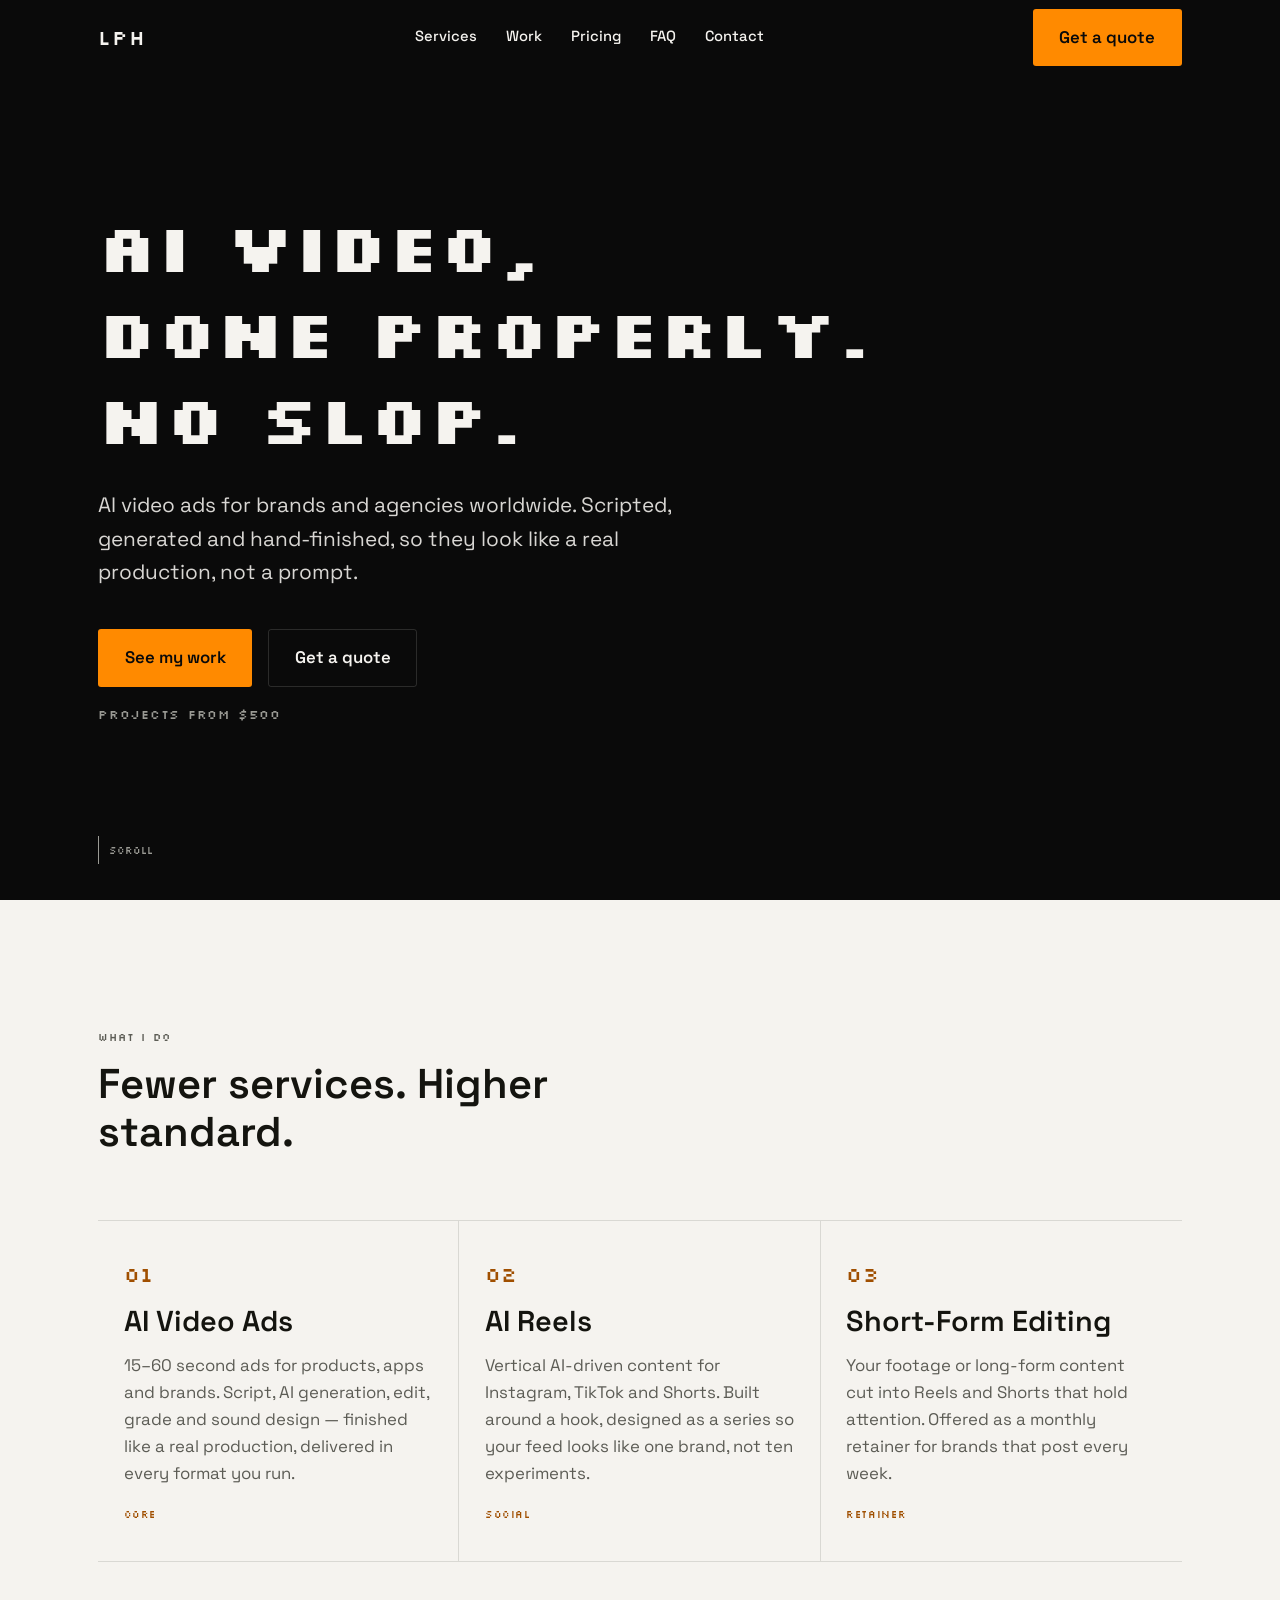
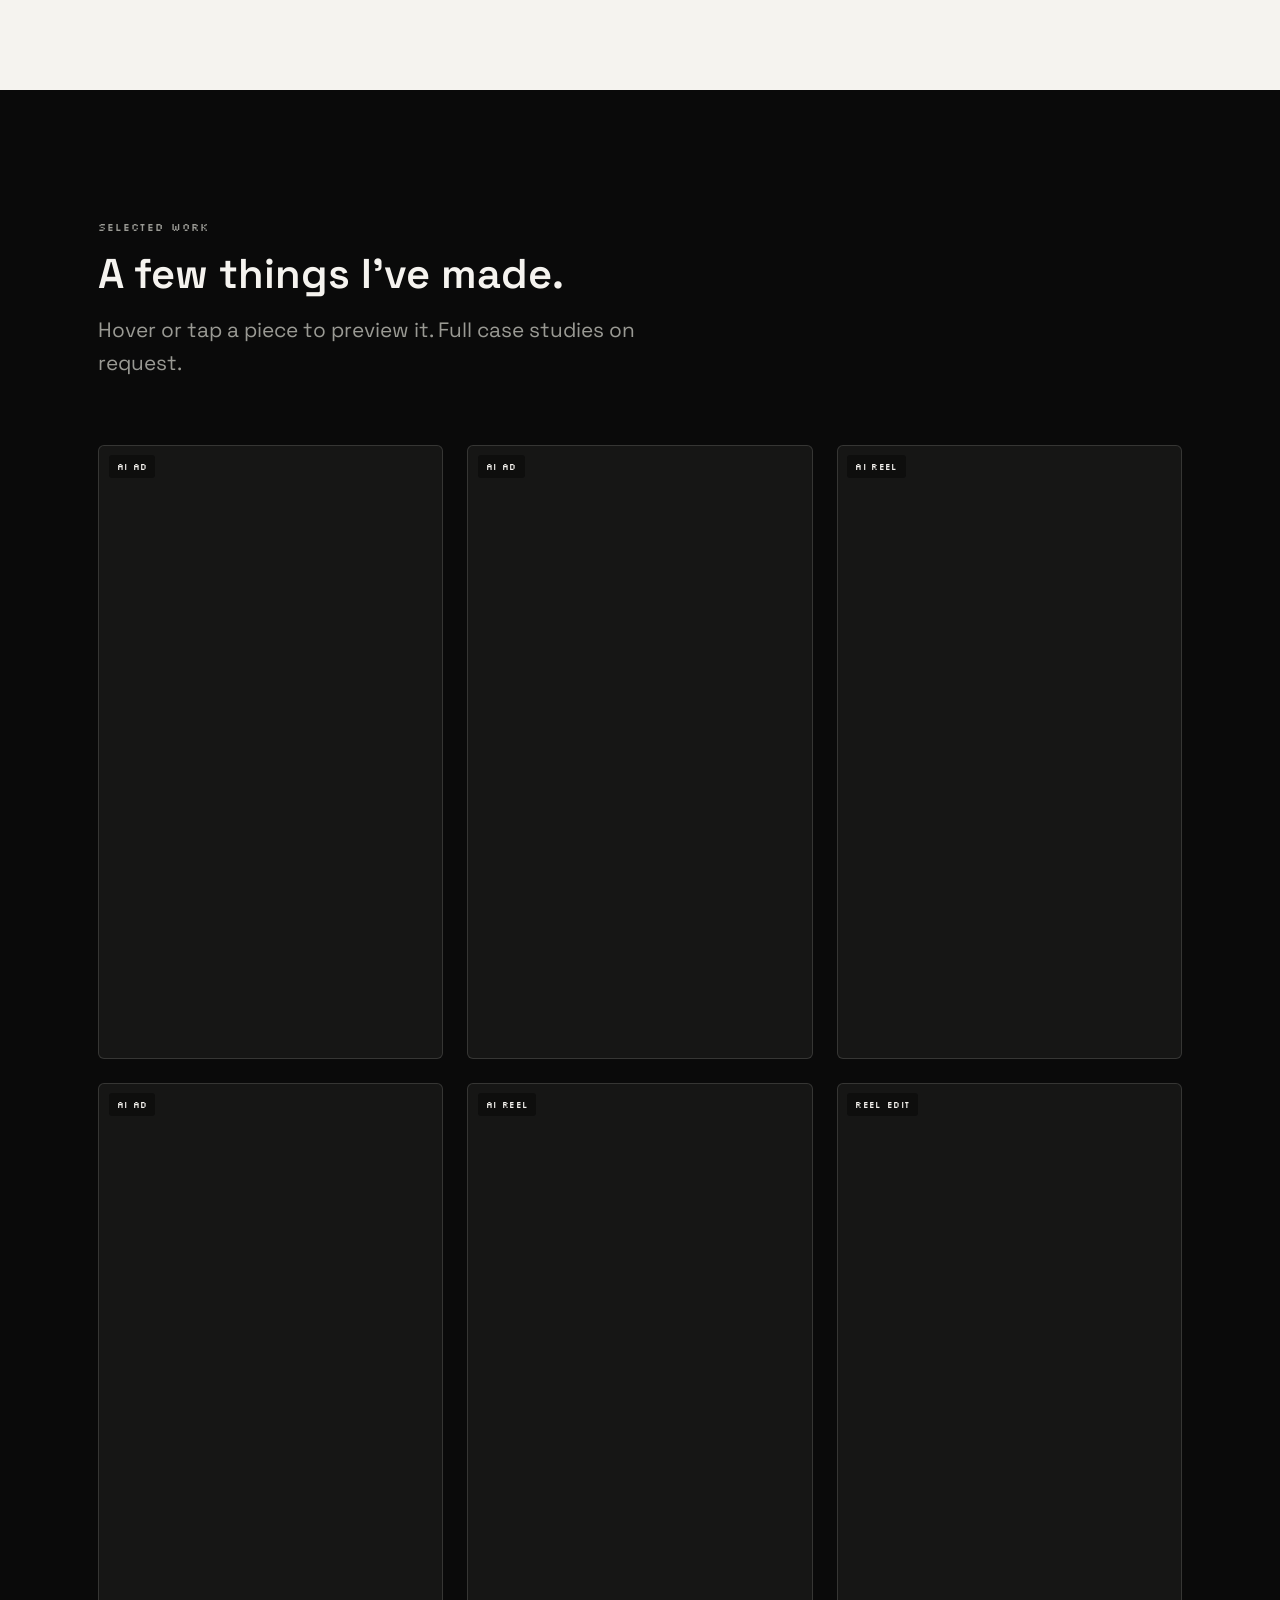
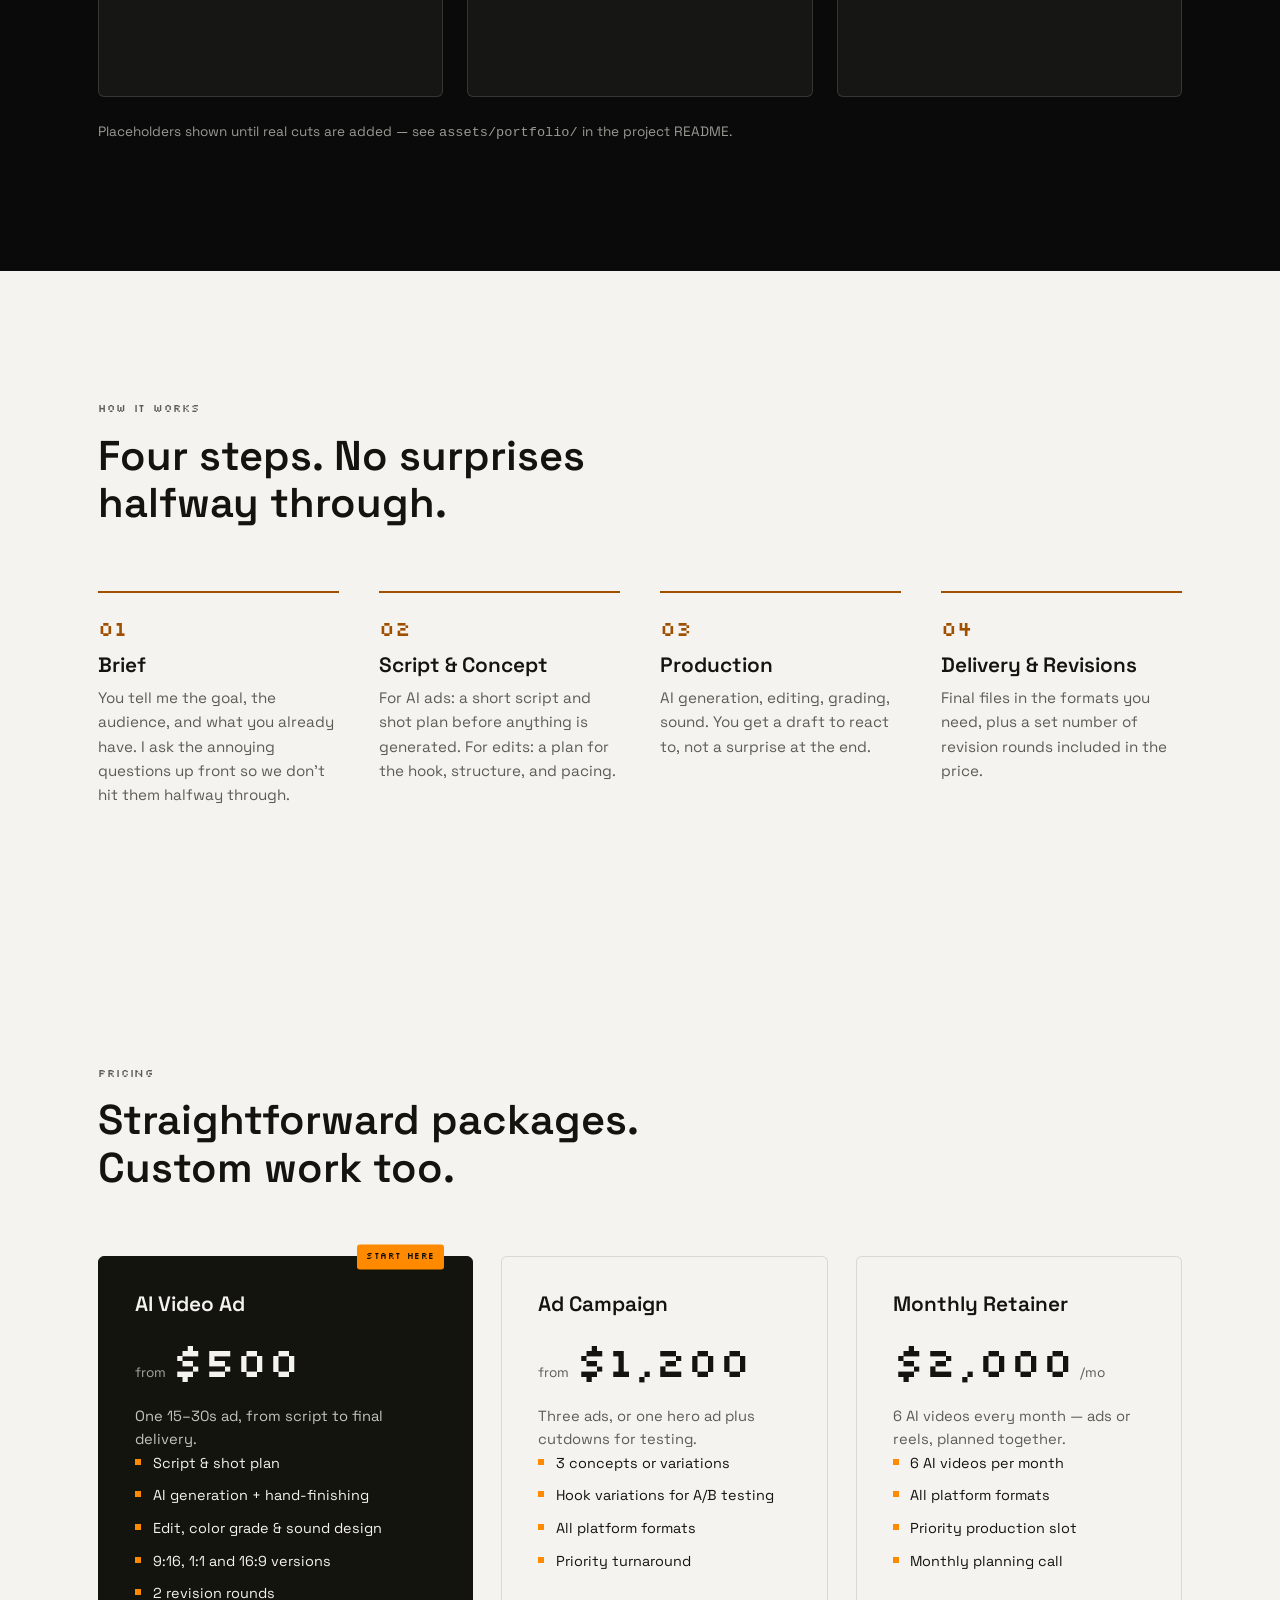
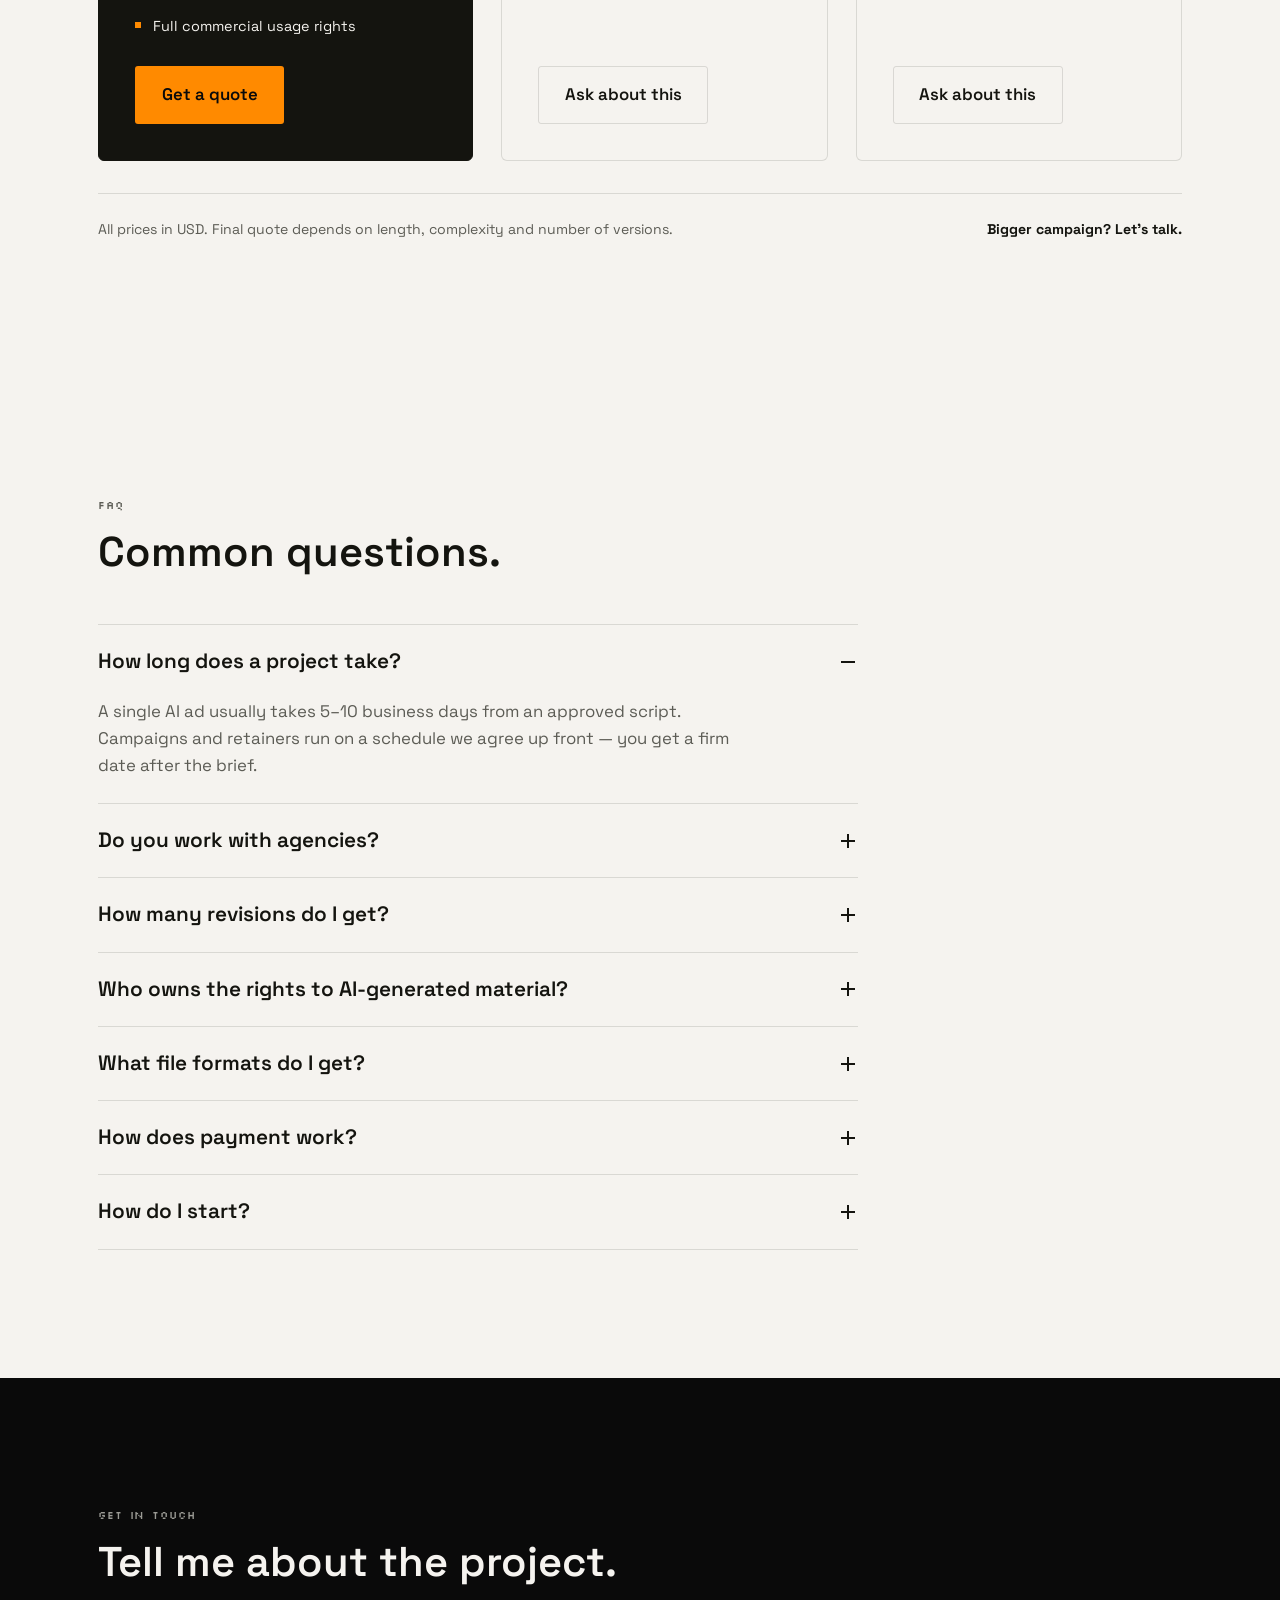
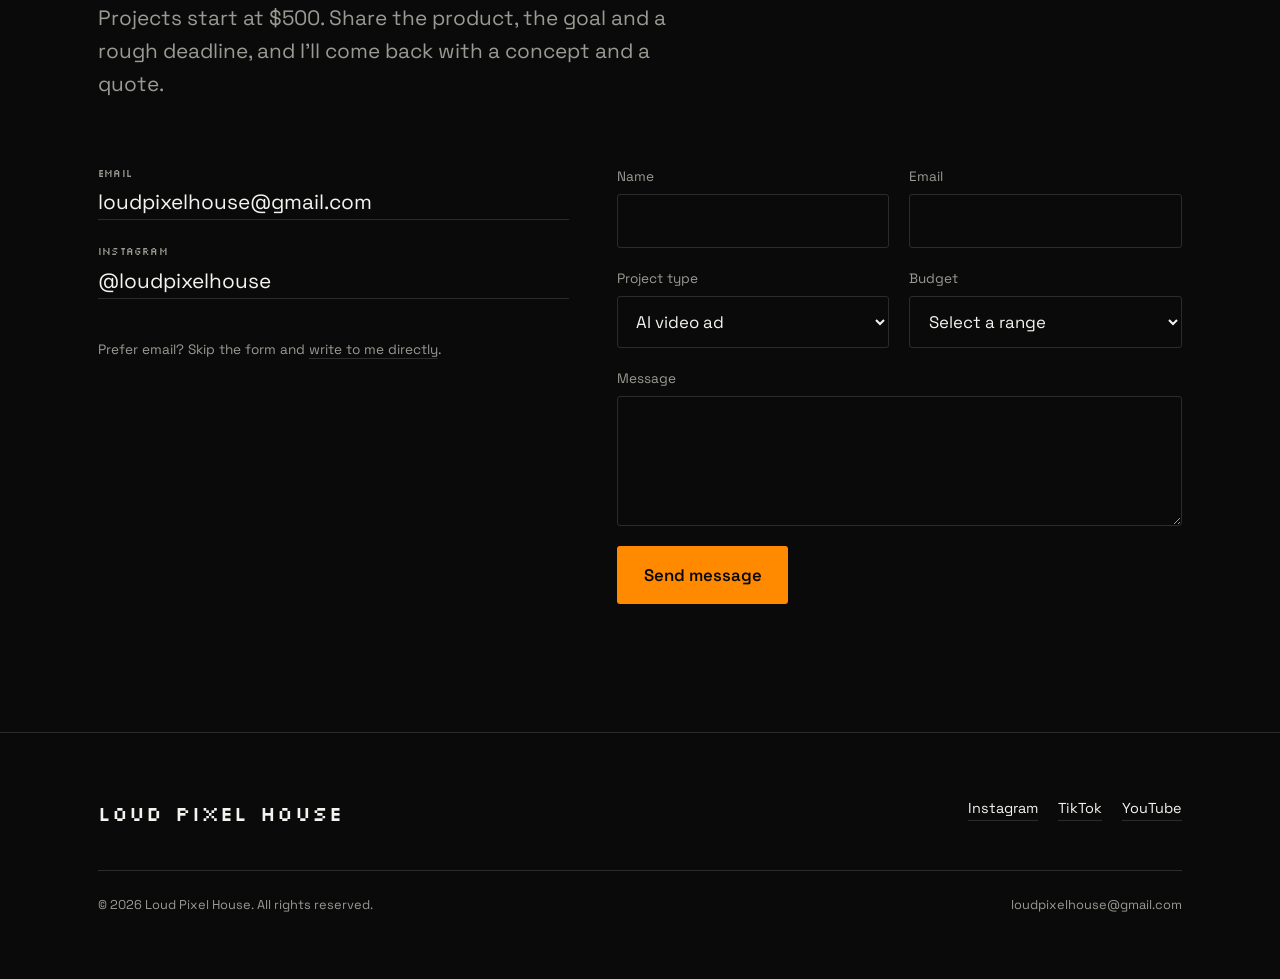
<file: index.html>
<!DOCTYPE html>
<html lang="en">
<head>
<meta charset="UTF-8">
<meta name="viewport" content="width=device-width, initial-scale=1.0">
<title>Loud Pixel House — AI Video Ads for Brands &amp; Agencies</title>
<meta name="description" content="AI video ads for brands and agencies worldwide — scripted, generated and hand-finished like a real production. AI reels and short-form retainers too. Projects from $500.">

<link rel="canonical" href="https://loudpixelhouse.com/">
<link rel="icon" href="favicon.ico" sizes="16x16 32x32 48x48">
<link rel="icon" type="image/svg+xml" href="assets/brand/favicon.svg">
<link rel="apple-touch-icon" href="assets/brand/apple-touch-icon.png">
<meta name="theme-color" content="#0A0A0A">

<!-- Open Graph -->
<meta property="og:type" content="website">
<meta property="og:url" content="https://loudpixelhouse.com/">
<meta property="og:site_name" content="Loud Pixel House">
<meta property="og:title" content="Loud Pixel House — AI Video, Done Properly. No Slop.">
<meta property="og:description" content="AI video ads for brands and agencies worldwide, hand-finished like a real production.">
<meta property="og:image" content="https://loudpixelhouse.com/assets/og/og-image.png">
<meta property="og:image:width" content="1200">
<meta property="og:image:height" content="630">

<!-- Twitter -->
<meta name="twitter:card" content="summary_large_image">
<meta name="twitter:title" content="Loud Pixel House — AI Video, Done Properly. No Slop.">
<meta name="twitter:description" content="AI video ads for brands and agencies worldwide, hand-finished like a real production.">
<meta name="twitter:image" content="https://loudpixelhouse.com/assets/og/og-image.png">

<link rel="preconnect" href="https://fonts.googleapis.com">
<link rel="preconnect" href="https://fonts.gstatic.com" crossorigin>
<link href="https://fonts.googleapis.com/css2?family=Silkscreen:wght@400;700&family=Space+Grotesk:wght@400;500;600;700&display=swap" rel="stylesheet">

<link rel="stylesheet" href="css/styles.css">

<script type="application/ld+json">
{
  "@context": "https://schema.org",
  "@type": "ProfessionalService",
  "name": "Loud Pixel House",
  "url": "https://loudpixelhouse.com",
  "email": "loudpixelhouse@gmail.com",
  "description": "AI video ads for brands and agencies worldwide, plus AI reels and short-form editing retainers.",
  "priceRange": "$500+",
  "areaServed": "Worldwide",
  "founder": { "@type": "Person", "name": "Mateusz" },
  "sameAs": [
    "https://instagram.com/loudpixelhouse"
  ],
  "makesOffer": [
    { "@type": "Offer", "itemOffered": { "@type": "Service", "name": "AI Video Ads" }, "priceSpecification": { "@type": "PriceSpecification", "minPrice": 500, "priceCurrency": "USD" } },
    { "@type": "Offer", "itemOffered": { "@type": "Service", "name": "AI Reels" } },
    { "@type": "Offer", "itemOffered": { "@type": "Service", "name": "Short-Form Editing Retainer" } }
  ]
}
</script>
</head>
<body>
<a class="skip-link" href="#main">Skip to content</a>

<header class="site-header">
  <div class="container">
    <a href="#top" class="logo-mark glitch is-interactive" data-text="LPH" aria-label="LPH — Loud Pixel House, home">LPH</a>

    <nav class="nav-links" aria-label="Primary">
      <a href="#services">Services</a>
      <a href="#work">Work</a>
      <a href="#pricing">Pricing</a>
      <a href="#faq">FAQ</a>
      <a href="#contact">Contact</a>
    </nav>
    <a href="#contact" class="btn btn-primary nav-cta">Get a quote</a>

    <button class="nav-toggle" aria-label="Open menu" aria-expanded="false">
      <span class="bar"></span>
    </button>
  </div>
  <div class="nav-links-mobile" id="mobile-nav">
    <a href="#services">Services</a>
    <a href="#work">Work</a>
    <a href="#pricing">Pricing</a>
    <a href="#faq">FAQ</a>
    <a href="#contact">Contact</a>
    <a href="#contact" class="btn btn-primary">Get a quote</a>
  </div>
</header>

<main id="main">

  <section class="hero" id="top">
    <div class="hero-media" data-hero-media aria-hidden="true"></div>
    <div class="container hero-content">
      <h1 class="hero-headline">
        <span class="glitch glitch--play" data-text="AI VIDEO,">AI VIDEO,</span>
        <span class="glitch glitch--play" data-text="DONE PROPERLY.">DONE PROPERLY.</span>
        <span class="glitch glitch--play" data-text="NO SLOP.">NO SLOP.</span>
      </h1>
      <p class="hero-sub">AI video ads for brands and agencies worldwide. Scripted, generated and hand-finished, so they look like a real production, not a prompt.</p>
      <div class="hero-ctas">
        <a class="btn btn-primary" href="#work">See my work</a>
        <a class="btn btn-outline-on-dark" href="#contact">Get a quote</a>
      </div>
      <p class="hero-note">Projects from $500</p>
    </div>
    <div class="hero-scroll-cue" aria-hidden="true">
      <span class="line"></span>
      <span>SCROLL</span>
    </div>
  </section>

  <section id="services" class="on-light">
    <div class="container">
      <span class="section-kicker">What I do</span>
      <h2 class="section-heading">Fewer services. Higher standard.</h2>
      <div class="services-grid" data-services-grid></div>
    </div>
  </section>

  <section id="work" class="on-dark">
    <div class="container">
      <span class="section-kicker">Selected work</span>
      <h2 class="section-heading">A few things I've made.</h2>
      <p class="section-lede">Hover or tap a piece to preview it. Full case studies on request.</p>
      <div class="work-grid" data-work-grid></div>
      <p class="work-note">Placeholders shown until real cuts are added — see <code>assets/portfolio/</code> in the project README.</p>
    </div>
  </section>

  <section id="process" class="on-light">
    <div class="container">
      <span class="section-kicker">How it works</span>
      <h2 class="section-heading">Four steps. No surprises halfway through.</h2>
      <div class="process-list" data-process-list></div>
    </div>
  </section>

  <section id="pricing" class="on-light">
    <div class="container">
      <span class="section-kicker">Pricing</span>
      <h2 class="section-heading">Straightforward packages. Custom work too.</h2>
      <div class="pricing-grid" data-pricing-grid></div>
      <div class="pricing-footnote" data-pricing-footnote></div>
    </div>
  </section>

  <section id="faq" class="on-light">
    <div class="container">
      <span class="section-kicker">FAQ</span>
      <h2 class="section-heading">Common questions.</h2>
      <div class="faq-list" data-faq-list></div>
    </div>
  </section>

  <section id="contact" class="on-dark">
    <div class="container">
      <span class="section-kicker">Get in touch</span>
      <h2 class="section-heading">Tell me about the project.</h2>
      <p class="section-lede">Projects start at $500. Share the product, the goal and a rough deadline, and I'll come back with a concept and a quote.</p>
      <div class="contact-grid">
        <div class="contact-info">
          <div class="contact-info-item">
            <span class="label pixel">EMAIL</span>
            <a href="#" data-contact-email>loudpixelhouse@gmail.com</a>
          </div>
          <div class="contact-info-item">
            <span class="label pixel">INSTAGRAM</span>
            <a href="#" data-contact-instagram target="_blank" rel="noopener">@loudpixelhouse</a>
          </div>
          <p class="contact-alt">
            Prefer email? Skip the form and
            <a href="#" data-mailto-fallback>write to me directly</a>.
          </p>
        </div>

        <form id="contact-form">
          <div class="form-row cols-2">
            <div class="field">
              <label for="name">Name</label>
              <input type="text" id="name" name="name" required autocomplete="name">
            </div>
            <div class="field">
              <label for="email">Email</label>
              <input type="email" id="email" name="email" required autocomplete="email">
            </div>
          </div>
          <div class="form-row cols-2">
            <div class="field">
              <label for="project-type">Project type</label>
              <select id="project-type" name="project_type">
                <option value="ai-ad">AI video ad</option>
                <option value="campaign">Ad campaign (several ads)</option>
                <option value="ai-reels">AI reels</option>
                <option value="retainer">Monthly retainer</option>
                <option value="other">Something else</option>
              </select>
            </div>
            <div class="field">
              <label for="budget">Budget</label>
              <select id="budget" name="budget" required>
                <option value="" disabled selected>Select a range</option>
                <option value="500-1000">$500 – $1,000</option>
                <option value="1000-3000">$1,000 – $3,000</option>
                <option value="3000-10000">$3,000 – $10,000</option>
                <option value="10000+">$10,000+</option>
              </select>
            </div>
          </div>
          <div class="field">
            <label for="message">Message</label>
            <textarea id="message" name="message" required></textarea>
          </div>
          <button type="submit" class="btn btn-primary">Send message</button>
          <div id="form-status" class="form-status" role="status"></div>
        </form>
      </div>
    </div>
  </section>

</main>

<footer class="site-footer">
  <div class="container">
    <div class="footer-top">
      <a href="#top" class="logo-mark glitch is-interactive" data-text="LOUD PIXEL HOUSE" aria-label="Loud Pixel House — back to top">LOUD PIXEL HOUSE</a>
      <div class="footer-social" data-footer-social></div>
    </div>
    <div class="footer-bottom">
      <span>&copy; <span id="current-year"></span> Loud Pixel House. All rights reserved.</span>
      <a href="mailto:" data-footer-email>loudpixelhouse@gmail.com</a>
    </div>
  </div>
</footer>

<script src="js/config.js" defer></script>
<script src="js/main.js" defer></script>
</body>
</html>
</file>
<file: css/styles.css>
/* ==========================================================================
   Loud Pixel House — Design tokens
   ========================================================================== */
:root {
  /* Color */
  --color-bg: #0A0A0A;
  --color-bg-raised: #161615;
  --color-surface: #F5F3EF;
  --color-surface-raised: #ECE9E2;
  --color-fg-on-dark: #F5F3EF;
  --color-fg-on-light: #14140F;
  --color-muted-on-dark: #9A9A94;
  --color-muted-on-light: #5C5C55;
  --color-border-on-dark: rgba(245, 243, 239, 0.14);
  --color-border-on-light: rgba(20, 20, 15, 0.12);
  --color-orange: #FF8A00;
  --color-red: #F0281E;
  --color-orange-ink: #A04F00; /* orange darkened to 5.2:1 on --color-surface (WCAG AA) */

  /* Type */
  --font-pixel: "Silkscreen", monospace;
  --font-body: "Space Grotesk", -apple-system, BlinkMacSystemFont, "Segoe UI", sans-serif;

  /* Scale */
  --step-0: clamp(0.95rem, 0.9rem + 0.2vw, 1.05rem);
  --step-1: clamp(1.1rem, 1rem + 0.5vw, 1.3rem);
  --step-2: clamp(1.4rem, 1.2rem + 1vw, 1.8rem);
  --step-3: clamp(1.9rem, 1.5rem + 2vw, 2.6rem);
  --step-4: clamp(2.4rem, 1.8rem + 3vw, 3.6rem);
  --step-5: clamp(3rem, 2rem + 5vw, 5.4rem);

  /* Layout */
  --container-max: 1180px;
  --gutter: clamp(1.25rem, 4vw, 3rem);
  --radius: 3px;
  --radius-lg: 6px;
  --glitch-offset: 3px;
  --nav-height: 76px;

  --ease: cubic-bezier(0.16, 1, 0.3, 1);
}

/* ==========================================================================
   Reset
   ========================================================================== */
*, *::before, *::after { box-sizing: border-box; }
html { scroll-behavior: smooth; }
@media (prefers-reduced-motion: reduce) {
  html { scroll-behavior: auto; }
  *, *::before, *::after {
    animation-duration: 0.001ms !important;
    animation-iteration-count: 1 !important;
    transition-duration: 0.001ms !important;
    scroll-behavior: auto !important;
  }
}

body, h1, h2, h3, p, figure, blockquote, dl, dd { margin: 0; }
ul[class], ol[class] { list-style: none; margin: 0; padding: 0; }
img, picture, video, svg { display: block; max-width: 100%; }
input, button, textarea, select { font: inherit; color: inherit; }
button { cursor: pointer; }
a { color: inherit; text-decoration: none; }

body {
  background: var(--color-bg);
  color: var(--color-fg-on-dark);
  font-family: var(--font-body);
  font-size: var(--step-0);
  line-height: 1.6;
  -webkit-font-smoothing: antialiased;
}

.container {
  max-width: var(--container-max);
  margin-inline: auto;
  padding-inline: var(--gutter);
}

section { padding-block: clamp(4rem, 10vw, 8rem); }

/* Skip link */
.skip-link {
  position: absolute;
  left: -9999px;
  top: 0;
  background: var(--color-orange);
  color: #0A0A0A;
  padding: 0.75rem 1.25rem;
  z-index: 200;
  font-weight: 600;
}
.skip-link:focus {
  left: 1rem;
  top: 1rem;
}

/* Focus visibility everywhere */
a:focus-visible,
button:focus-visible,
input:focus-visible,
textarea:focus-visible,
summary:focus-visible {
  outline: 2px solid var(--color-orange);
  outline-offset: 3px;
  border-radius: var(--radius);
}

/* ==========================================================================
   Type utilities
   ========================================================================== */
.pixel {
  font-family: var(--font-pixel);
  letter-spacing: 0.02em;
  line-height: 1.5;
  font-weight: 400;
}

.eyebrow-number {
  font-family: var(--font-pixel);
  color: var(--color-orange-ink);
  font-size: var(--step-0);
}
section.on-dark .eyebrow-number { color: var(--color-orange); }

h1, h2, h3 { font-weight: 600; line-height: 1.15; }
.section-heading {
  font-size: var(--step-3);
  max-width: 20ch;
}
.section-kicker {
  display: block;
  font-family: var(--font-pixel);
  font-size: 0.7rem;
  letter-spacing: 0.08em;
  color: var(--color-muted-on-light);
  margin-bottom: 0.9rem;
}
section.on-dark .section-kicker { color: var(--color-muted-on-dark); }

.section-lede {
  max-width: 46ch;
  color: var(--color-muted-on-light);
  font-size: var(--step-1);
  margin-top: 1rem;
}
section.on-dark .section-lede { color: var(--color-muted-on-dark); }

/* ==========================================================================
   Section theming: alternate dark / light for rhythm + trust
   (dark = cinematic showcase, light = calm, easy-to-read content)
   ========================================================================== */
section.on-light {
  background: var(--color-surface);
  color: var(--color-fg-on-light);
}
section.on-dark {
  background: var(--color-bg);
  color: var(--color-fg-on-dark);
}

/* ==========================================================================
   Buttons — sharp corners, no arrow suffix, one glitch flicker on hover
   ========================================================================== */
.btn {
  display: inline-flex;
  align-items: center;
  gap: 0.6rem;
  padding: 0.9rem 1.6rem;
  border-radius: var(--radius);
  font-weight: 600;
  font-size: var(--step-0);
  border: 1px solid transparent;
  transition: transform 0.2s var(--ease), background 0.2s var(--ease), color 0.2s var(--ease), border-color 0.2s var(--ease);
  position: relative;
}
.btn:active { transform: translateY(1px); }

.btn-primary {
  background: var(--color-orange);
  color: #0A0A0A;
}
.btn-primary:hover { background: #ffa733; }

.btn-outline-on-dark {
  border-color: var(--color-border-on-dark);
  color: var(--color-fg-on-dark);
  background: transparent;
}
.btn-outline-on-dark:hover { border-color: var(--color-fg-on-dark); }

.btn-outline-on-light {
  border-color: var(--color-border-on-light);
  color: var(--color-fg-on-light);
  background: transparent;
}
.btn-outline-on-light:hover { border-color: var(--color-fg-on-light); }

@media (hover: hover) {
  .btn:hover { animation: btn-glitch 0.3s steps(2) 1; }
}
@keyframes btn-glitch {
  0%   { box-shadow: 0 0 0 0 transparent; }
  30%  { box-shadow: var(--glitch-offset) 0 0 0 var(--color-red), calc(var(--glitch-offset) * -1) 0 0 0 var(--color-orange); }
  60%  { box-shadow: calc(var(--glitch-offset) * -1) 0 0 0 var(--color-red), var(--glitch-offset) 0 0 0 var(--color-orange); }
  100% { box-shadow: 0 0 0 0 transparent; }
}

/* ==========================================================================
   Glitch wordmark (used for logo + hero headline)
   Requires: <span class="glitch" data-text="SAME TEXT">SAME TEXT</span>
   ========================================================================== */
.glitch {
  position: relative;
  display: inline-block;
  color: var(--color-fg-on-dark);
}
.glitch::before,
.glitch::after {
  content: attr(data-text);
  content: attr(data-text) / ""; /* empty alt text: screen readers skip the duplicated layers */
  position: absolute;
  inset: 0;
  opacity: 0;
}
.glitch::before { color: var(--color-orange); mix-blend-mode: screen; }
.glitch::after  { color: var(--color-red);    mix-blend-mode: screen; }

.glitch--play::before,
.glitch--play::after {
  animation: glitch-shift 0.9s var(--ease) 1 both;
}
.glitch--play::before { animation-delay: 0.05s; }
.glitch--play::after  { animation-delay: 0s; }

@keyframes glitch-shift {
  0%   { opacity: 0; transform: translate(0, 0); }
  10%  { opacity: 0.9; transform: translate(calc(var(--glitch-offset) * -2), 1px); }
  20%  { opacity: 0.7; transform: translate(var(--glitch-offset), -1px); }
  30%  { opacity: 0.85; transform: translate(calc(var(--glitch-offset) * -1), 0); }
  45%  { opacity: 0.5; transform: translate(1px, 1px); }
  60%  { opacity: 0.25; transform: translate(0, 0); }
  100% { opacity: 0; transform: translate(0, 0); }
}

@media (prefers-reduced-motion: reduce) {
  .glitch--play::before,
  .glitch--play::after { animation: none; opacity: 0; }
}

/* Small, permanent hover-glitch on interactive glitch elements (nav logo) */
.glitch.is-interactive:hover::before,
.glitch.is-interactive:hover::after {
  animation: glitch-shift 0.5s steps(3) 1 both;
  opacity: 1;
}

/* ==========================================================================
   Header / nav
   ========================================================================== */
.site-header {
  position: fixed;
  inset-inline: 0;
  top: 0;
  z-index: 100;
  height: var(--nav-height);
  display: flex;
  align-items: center;
  background: transparent;
  border-bottom: 1px solid transparent;
  transition: background 0.3s var(--ease), border-color 0.3s var(--ease);
}
.site-header.is-scrolled {
  background: rgba(10, 10, 10, 0.88);
  backdrop-filter: blur(10px);
  border-bottom-color: var(--color-border-on-dark);
}
.site-header .container {
  display: flex;
  align-items: center;
  justify-content: space-between;
  width: 100%;
}

.logo-mark {
  font-family: var(--font-pixel);
  font-size: 1.3rem;
  letter-spacing: 0.05em;
}

.nav-links {
  display: flex;
  gap: clamp(1rem, 2vw, 2.2rem);
  align-items: center;
}
.nav-links a {
  font-size: 0.92rem;
  font-weight: 500;
  color: var(--color-fg-on-dark);
  padding: 0.4rem 0.1rem;
  border-bottom: 1px solid transparent;
  transition: border-color 0.2s var(--ease), color 0.2s var(--ease);
}
.nav-links a:hover { border-color: var(--color-orange); }

.nav-cta { display: none; }
@media (min-width: 640px) {
  .nav-cta { display: inline-flex; }
}

.nav-toggle {
  display: none;
  background: none;
  border: 1px solid var(--color-border-on-dark);
  border-radius: var(--radius);
  width: 42px;
  height: 42px;
  align-items: center;
  justify-content: center;
}
@media (max-width: 719px) {
  .nav-links { display: none; }
  .nav-toggle { display: flex; }
  .nav-toggle[aria-expanded="true"] + .nav-links-mobile { display: flex; }
}

.nav-toggle .bar {
  display: block;
  width: 18px;
  height: 2px;
  background: currentColor;
  position: relative;
}
.nav-toggle .bar::before,
.nav-toggle .bar::after {
  content: "";
  position: absolute;
  left: 0;
  width: 18px;
  height: 2px;
  background: currentColor;
}
.nav-toggle .bar::before { top: -6px; }
.nav-toggle .bar::after { top: 6px; }

.nav-links-mobile {
  display: none;
  flex-direction: column;
  position: fixed;
  top: var(--nav-height);
  inset-inline: 0;
  bottom: 0;
  z-index: 99;
  background: var(--color-bg);
  border-bottom: 1px solid var(--color-border-on-dark);
  padding: 1.5rem var(--gutter) 2rem;
  gap: 1.1rem;
}
.nav-links-mobile a {
  font-size: 1.1rem;
  color: var(--color-fg-on-dark);
}
.nav-links-mobile .btn { margin-top: 0.5rem; align-self: flex-start; }

/* ==========================================================================
   Hero
   ========================================================================== */
.hero {
  position: relative;
  min-height: 100vh;
  display: flex;
  align-items: center;
  overflow: hidden;
  padding-block: calc(var(--nav-height) + 2rem) 5rem;
}

.hero-media {
  position: absolute;
  inset: 0;
  z-index: 0;
  background: #0A0A0A;
}
.hero-media video,
.hero-media img,
.hero-media canvas {
  position: absolute;
  inset: 0;
  width: 100%;
  height: 100%;
  object-fit: cover;
}
.hero-media::after {
  content: "";
  position: absolute;
  inset: 0;
  background:
    linear-gradient(180deg, rgba(10,10,10,0) 55%, rgba(10,10,10,0.95) 100%),
    linear-gradient(90deg, rgba(10,10,10,0.78) 0%, rgba(10,10,10,0.5) 50%, rgba(10,10,10,0.15) 100%);
}
@media (max-width: 719px) {
  .hero-media::after {
    background:
      linear-gradient(180deg, rgba(10,10,10,0.35) 0%, rgba(10,10,10,0.6) 50%, rgba(10,10,10,0.95) 100%);
  }
}

.hero-content {
  position: relative;
  z-index: 1;
  width: 100%;
}

.hero-headline {
  font-family: var(--font-pixel);
  font-size: clamp(1.9rem, 4vw + 1rem, var(--step-5));
  line-height: 1.28;
  letter-spacing: 0.01em;
}
.hero-headline .glitch { display: block; }

.hero-sub {
  margin-top: 1.75rem;
  max-width: 46ch;
  font-size: var(--step-1);
  color: var(--color-fg-on-dark);
  opacity: 0.88;
}

.hero-ctas {
  margin-top: 2.5rem;
  display: flex;
  gap: 1rem;
  flex-wrap: wrap;
}

.hero-note {
  margin-top: 1.1rem;
  font-family: var(--font-pixel);
  font-size: 0.8rem;
  letter-spacing: 0.06em;
  color: var(--color-muted-on-dark);
}

.hero-scroll-cue {
  position: absolute;
  bottom: clamp(1.5rem, 4vh, 3rem);
  left: max(var(--gutter), calc((100% - var(--container-max)) / 2 + var(--gutter)));
  z-index: 1;
  display: flex;
  align-items: center;
  gap: 0.6rem;
  font-family: var(--font-pixel);
  font-size: 0.65rem;
  color: var(--color-muted-on-dark);
}
.hero-scroll-cue .line {
  width: 1px;
  height: 28px;
  background: var(--color-muted-on-dark);
  animation: scroll-cue 2.4s ease-in-out infinite;
}
@keyframes scroll-cue {
  0%, 100% { transform: scaleY(0.4); opacity: 0.4; }
  50% { transform: scaleY(1); opacity: 1; }
}
@media (prefers-reduced-motion: reduce) {
  .hero-scroll-cue .line { animation: none; }
}

/* ==========================================================================
   Services
   ========================================================================== */
.services-grid {
  margin-top: clamp(2.5rem, 6vw, 4rem);
  display: grid;
  gap: 0;
  grid-template-columns: 1fr;
  border-top: 1px solid var(--color-border-on-light);
}
@media (min-width: 860px) {
  .services-grid { grid-template-columns: repeat(3, 1fr); }
}
.service-item {
  padding: clamp(1.75rem, 3vw, 2.5rem) 0;
  border-bottom: 1px solid var(--color-border-on-light);
  display: flex;
  flex-direction: column;
  gap: 0.9rem;
}
@media (min-width: 860px) {
  .service-item {
    padding: clamp(1.75rem, 3vw, 2.5rem) clamp(1rem, 2vw, 2rem);
    border-right: 1px solid var(--color-border-on-light);
  }
  .service-item:last-child { border-right: none; }
}
.service-item .eyebrow-number { font-size: var(--step-1); }
.service-item h3 { font-size: var(--step-2); }
.service-item p { color: var(--color-muted-on-light); max-width: 34ch; }
.service-tag {
  font-family: var(--font-pixel);
  font-size: 0.65rem;
  letter-spacing: 0.06em;
  color: var(--color-orange-ink);
  align-self: flex-start;
  margin-top: 0.3rem;
}

/* ==========================================================================
   Work / Portfolio
   ========================================================================== */
.work-grid {
  margin-top: clamp(2.5rem, 6vw, 4rem);
  display: grid;
  grid-template-columns: repeat(2, 1fr);
  gap: clamp(0.9rem, 2vw, 1.5rem);
}
@media (min-width: 640px) {
  .work-grid { grid-template-columns: repeat(3, 1fr); }
}

.work-item {
  position: relative;
  aspect-ratio: 9 / 16;
  border-radius: var(--radius-lg);
  overflow: hidden;
  background: var(--color-bg-raised);
  border: 1px solid var(--color-border-on-dark);
  cursor: pointer;
}
.work-item video {
  width: 100%;
  height: 100%;
  object-fit: cover;
}
.work-item .work-placeholder {
  position: absolute;
  inset: 0;
  display: flex;
  flex-direction: column;
  align-items: center;
  justify-content: center;
  gap: 0.6rem;
  text-align: center;
  padding: 1rem;
  color: var(--color-muted-on-dark);
}
.work-item .work-placeholder .pixel-icon {
  width: 34px;
  height: 34px;
  display: grid;
  grid-template-columns: repeat(4, 1fr);
  grid-template-rows: repeat(4, 1fr);
  gap: 2px;
}
.work-item .work-placeholder .pixel-icon span {
  background: var(--color-muted-on-dark);
  opacity: 0.5;
}
.work-item .work-placeholder small {
  font-family: var(--font-pixel);
  font-size: 0.55rem;
  letter-spacing: 0.04em;
  max-width: 14ch;
}

.work-item .work-tag {
  position: absolute;
  top: 0.6rem;
  left: 0.6rem;
  z-index: 2;
  font-family: var(--font-pixel);
  font-size: 0.55rem;
  letter-spacing: 0.04em;
  background: rgba(10, 10, 10, 0.7);
  color: var(--color-fg-on-dark);
  padding: 0.3rem 0.5rem;
  border-radius: var(--radius);
}

.work-item::after {
  content: "";
  position: absolute;
  inset: 0;
  box-shadow: inset 0 0 0 1px transparent;
  transition: box-shadow 0.2s var(--ease);
  pointer-events: none;
}
.work-item:hover::after,
.work-item:focus-visible::after {
  box-shadow:
    inset var(--glitch-offset) 0 0 -1px var(--color-red),
    inset calc(var(--glitch-offset) * -1) 0 0 -1px var(--color-orange);
}

.work-note {
  margin-top: 1.5rem;
  font-size: 0.85rem;
  color: var(--color-muted-on-dark);
}

/* ==========================================================================
   Process
   ========================================================================== */
.process-list {
  margin-top: clamp(2.5rem, 6vw, 4rem);
  display: grid;
  gap: clamp(1.5rem, 4vw, 2.5rem);
  grid-template-columns: 1fr;
  counter-reset: process;
}
@media (min-width: 720px) {
  .process-list { grid-template-columns: repeat(4, 1fr); }
}
.process-step {
  border-top: 2px solid var(--color-orange-ink);
  padding-top: 1.25rem;
}
.process-step .eyebrow-number { display: block; font-size: var(--step-1); margin-bottom: 0.6rem; }
.process-step h3 { font-size: var(--step-1); margin-bottom: 0.5rem; }
.process-step p { color: var(--color-muted-on-light); font-size: 0.95rem; }

/* ==========================================================================
   Pricing
   ========================================================================== */
.pricing-grid {
  margin-top: clamp(2.5rem, 6vw, 4rem);
  display: grid;
  gap: clamp(1.25rem, 3vw, 1.75rem);
  grid-template-columns: 1fr;
}
@media (min-width: 860px) {
  .pricing-grid { grid-template-columns: 1.15fr 1fr 1fr; align-items: stretch; }
}

.price-card {
  border: 1px solid var(--color-border-on-light);
  border-radius: var(--radius-lg);
  padding: clamp(1.75rem, 3vw, 2.25rem);
  display: flex;
  flex-direction: column;
  background: var(--color-surface);
  position: relative;
}
.price-card.is-featured {
  background: var(--color-fg-on-light);
  color: var(--color-surface);
  border-color: var(--color-fg-on-light);
}
.price-card .price-badge {
  position: absolute;
  top: 0;
  right: clamp(1.25rem, 3vw, 1.75rem);
  transform: translateY(-50%);
  font-family: var(--font-pixel);
  font-size: 0.55rem;
  letter-spacing: 0.05em;
  background: var(--color-orange);
  color: #0A0A0A;
  padding: 0.35rem 0.6rem;
  border-radius: var(--radius);
}

.price-card h3 { font-size: var(--step-1); }
.price-card .price-amount {
  margin-top: 0.75rem;
  display: flex;
  align-items: baseline;
  gap: 0.4rem;
  font-family: var(--font-pixel);
  font-size: var(--step-3);
}
.price-card .price-qualifier {
  font-family: var(--font-body);
  font-size: 0.85rem;
  color: var(--color-muted-on-light);
}
.price-card.is-featured .price-qualifier { color: rgba(245,243,239,0.65); }

.price-card .price-desc {
  margin-top: 0.6rem;
  font-size: 0.92rem;
  color: var(--color-muted-on-light);
}
.price-card.is-featured .price-desc { color: rgba(245,243,239,0.78); }

.price-features {
  margin-top: 1.5rem;
  display: flex;
  flex-direction: column;
  gap: 0.6rem;
  flex: 1;
}
.price-features li {
  font-size: 0.9rem;
  padding-left: 1.1rem;
  position: relative;
}
.price-features li::before {
  content: "";
  position: absolute;
  left: 0;
  top: 0.5em;
  width: 6px;
  height: 6px;
  background: var(--color-orange);
}

.price-card .btn { margin-top: 1.75rem; align-self: flex-start; }

.pricing-footnote {
  margin-top: 2rem;
  display: flex;
  flex-wrap: wrap;
  justify-content: space-between;
  gap: 1rem;
  font-size: 0.88rem;
  color: var(--color-muted-on-light);
  border-top: 1px solid var(--color-border-on-light);
  padding-top: 1.5rem;
}
.pricing-footnote strong { color: var(--color-fg-on-light); }

/* ==========================================================================
   FAQ
   ========================================================================== */
.faq-list {
  margin-top: clamp(2rem, 5vw, 3rem);
  border-top: 1px solid var(--color-border-on-light);
  max-width: 760px;
}
.faq-item {
  border-bottom: 1px solid var(--color-border-on-light);
}
.faq-item summary {
  list-style: none;
  display: flex;
  align-items: center;
  justify-content: space-between;
  gap: 1rem;
  padding: 1.25rem 0;
  font-weight: 600;
  font-size: var(--step-1);
}
.faq-item summary::-webkit-details-marker { display: none; }
.faq-item .faq-icon {
  flex-shrink: 0;
  width: 20px;
  height: 20px;
  position: relative;
}
.faq-item .faq-icon::before,
.faq-item .faq-icon::after {
  content: "";
  position: absolute;
  background: var(--color-fg-on-light);
  top: 50%;
  left: 50%;
  transform: translate(-50%, -50%);
}
.faq-item .faq-icon::before { width: 14px; height: 2px; }
.faq-item .faq-icon::after { width: 2px; height: 14px; transition: transform 0.2s var(--ease); }
.faq-item[open] .faq-icon::after { transform: translate(-50%, -50%) rotate(90deg) scale(0); }

.faq-item .faq-answer {
  padding-bottom: 1.5rem;
  max-width: 60ch;
  color: var(--color-muted-on-light);
}

/* ==========================================================================
   Contact
   ========================================================================== */
.contact-grid {
  margin-top: clamp(2.5rem, 6vw, 4rem);
  display: grid;
  gap: clamp(2rem, 5vw, 3rem);
  grid-template-columns: 1fr;
}
@media (min-width: 860px) {
  .contact-grid { grid-template-columns: 1fr 1.2fr; }
}

.contact-info { display: flex; flex-direction: column; gap: 1.5rem; }
.contact-info-item { display: flex; flex-direction: column; gap: 0.3rem; }
.contact-info-item .label {
  font-family: var(--font-pixel);
  font-size: 0.65rem;
  color: var(--color-muted-on-dark);
}
.contact-info-item a { font-size: var(--step-1); border-bottom: 1px solid var(--color-border-on-dark); }
.contact-info-item a:hover { border-color: var(--color-orange); color: var(--color-orange); }

.form-row { display: grid; gap: 1.25rem; }
@media (min-width: 560px) {
  .form-row.cols-2 { grid-template-columns: 1fr 1fr; }
}
.field { display: flex; flex-direction: column; gap: 0.4rem; margin-bottom: 1.25rem; }
.field label { font-size: 0.85rem; color: var(--color-muted-on-dark); }
.field input,
.field select,
.field textarea {
  background: transparent;
  border: 1px solid var(--color-border-on-dark);
  border-radius: var(--radius);
  padding: 0.8rem 0.9rem;
  color: var(--color-fg-on-dark);
}
.field input:focus,
.field select:focus,
.field textarea:focus { border-color: var(--color-orange); }
.field textarea { min-height: 130px; resize: vertical; }
.field select { color-scheme: dark; }
.field select option { background: var(--color-bg); color: var(--color-fg-on-dark); }

.form-status {
  margin-top: 1rem;
  font-size: 0.9rem;
  padding: 0.9rem 1rem;
  border-radius: var(--radius);
  display: none;
}
.form-status.is-visible { display: block; }
.form-status.is-success { background: rgba(255, 138, 0, 0.12); border: 1px solid var(--color-orange); }
.form-status.is-error { background: rgba(240, 40, 30, 0.12); border: 1px solid var(--color-red); }

.contact-alt {
  margin-top: 1rem;
  font-size: 0.85rem;
  color: var(--color-muted-on-dark);
}
.contact-alt a { border-bottom: 1px solid var(--color-border-on-dark); }
.contact-alt a:hover { color: var(--color-orange); border-color: var(--color-orange); }

/* ==========================================================================
   Footer
   ========================================================================== */
.site-footer {
  background: var(--color-bg);
  color: var(--color-fg-on-dark);
  padding-block: clamp(2.5rem, 6vw, 4rem);
  border-top: 1px solid var(--color-border-on-dark);
}
.footer-top {
  display: flex;
  flex-wrap: wrap;
  gap: 2rem;
  justify-content: space-between;
  align-items: flex-start;
}
.footer-social {
  display: flex;
  gap: 1.25rem;
}
.footer-social a {
  font-size: 0.9rem;
  border-bottom: 1px solid var(--color-border-on-dark);
}
.footer-social a:hover { color: var(--color-orange); border-color: var(--color-orange); }

.footer-bottom {
  margin-top: 2.5rem;
  padding-top: 1.5rem;
  border-top: 1px solid var(--color-border-on-dark);
  display: flex;
  flex-wrap: wrap;
  gap: 1rem;
  justify-content: space-between;
  font-size: 0.8rem;
  color: var(--color-muted-on-dark);
}

/* ==========================================================================
   404 page
   ========================================================================== */
.error-page {
  min-height: 100vh;
  display: flex;
  flex-direction: column;
  align-items: center;
  justify-content: center;
  text-align: center;
  gap: 1.5rem;
  padding: var(--gutter);
}
.error-page .error-code {
  font-family: var(--font-pixel);
  font-size: clamp(3rem, 12vw, 6rem);
}
</file>
